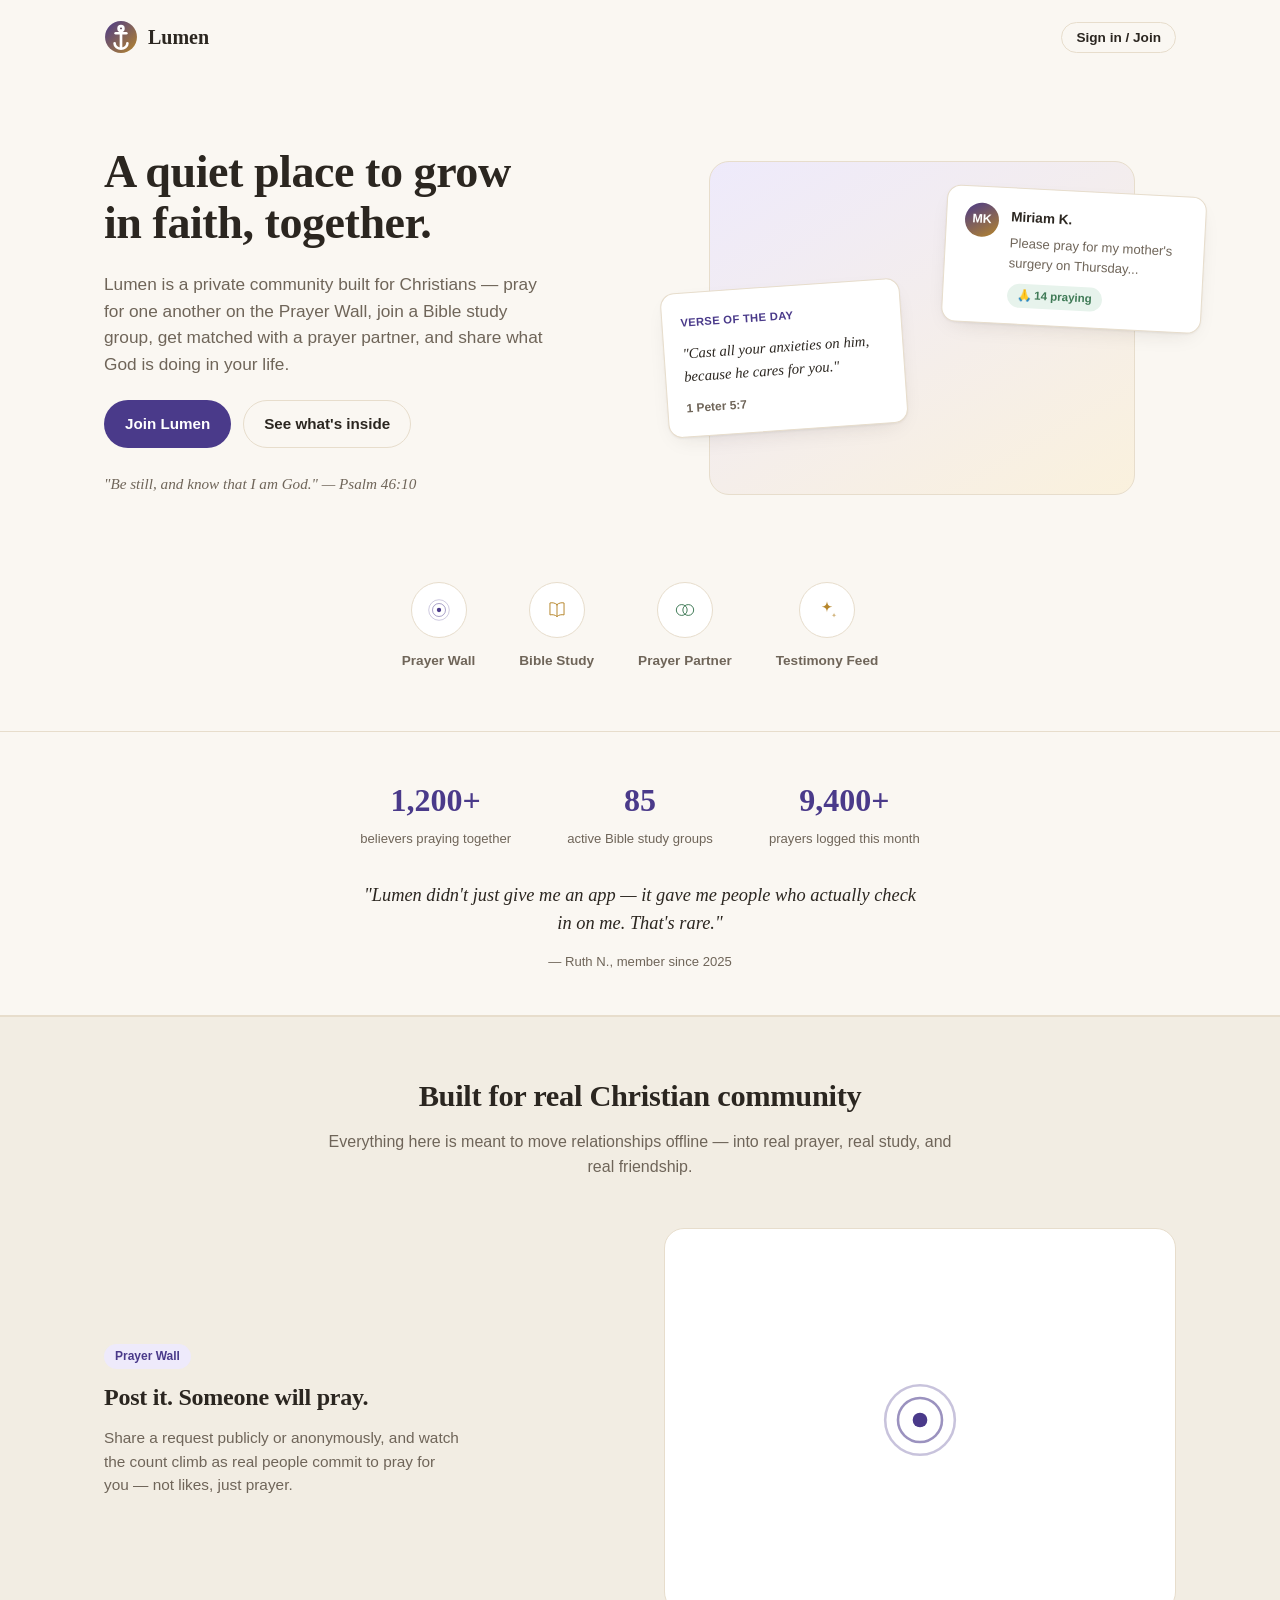
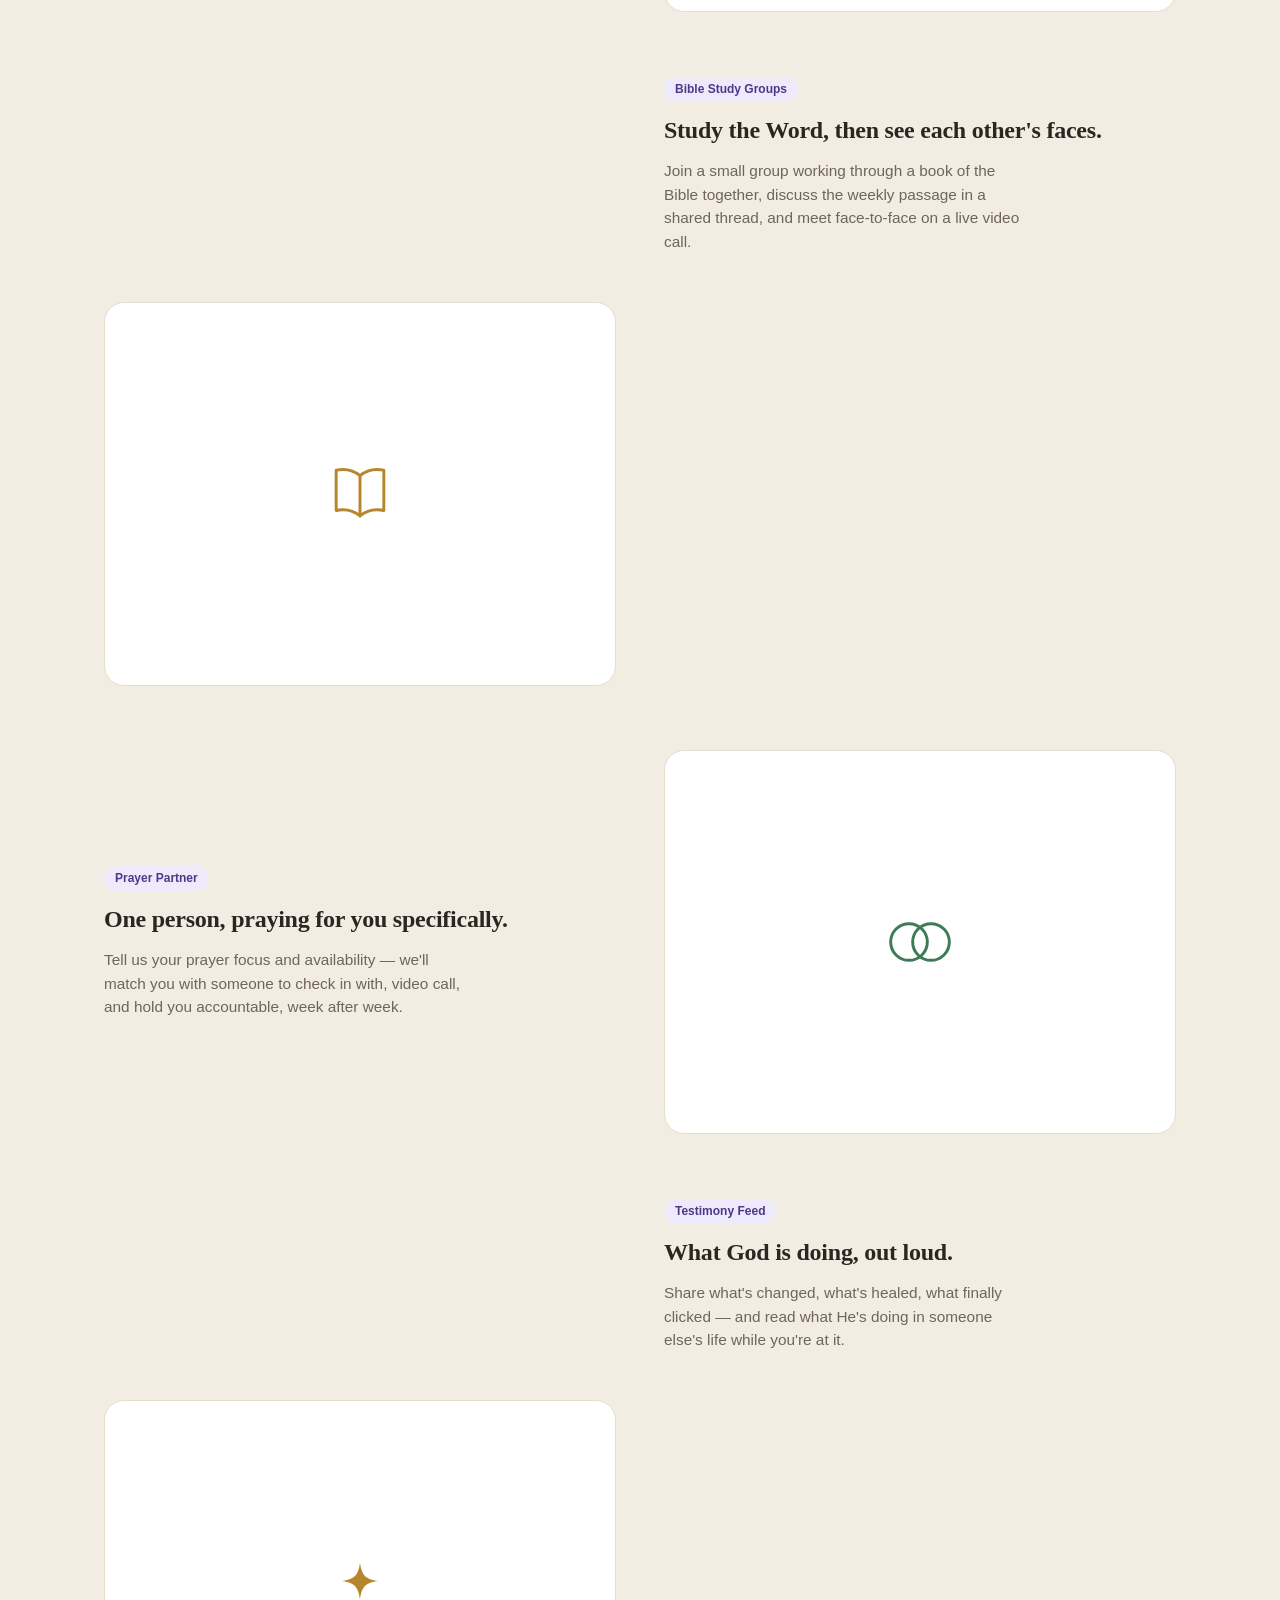
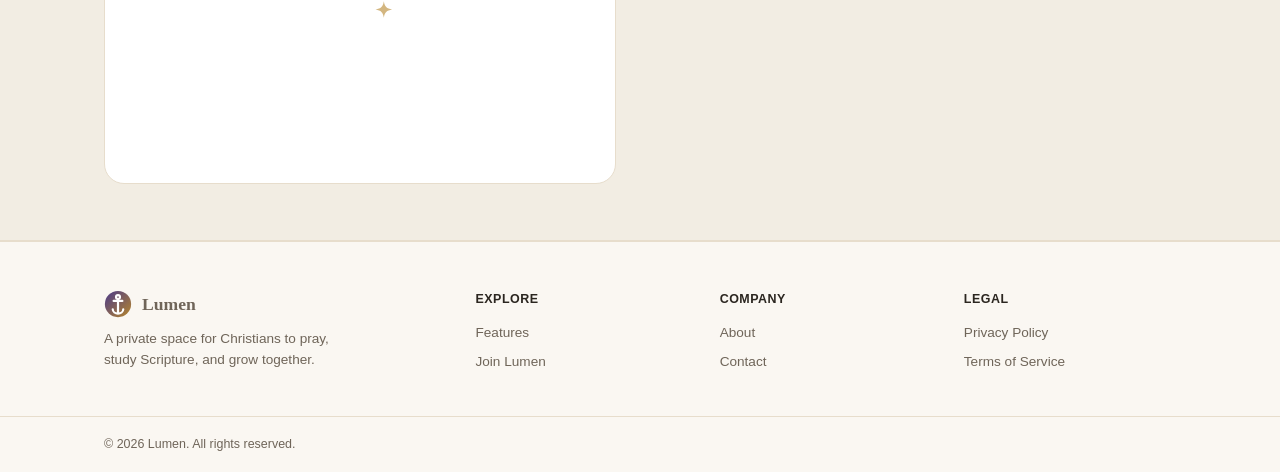
<file: index.html>
<!doctype html>
<html lang="en">
<head>
<meta charset="UTF-8" />
<meta name="viewport" content="width=device-width, initial-scale=1.0" />
<title>Lumen — A Community for Christians</title>
<meta name="description" content="A private community for Christians to pray together, study Scripture, find a prayer partner, and encourage one another." />
<meta name="theme-color" content="#4a3a8a" />
<meta property="og:type" content="website" />
<meta property="og:title" content="Lumen — A Community for Christians" />
<meta property="og:description" content="A private community for Christians to pray together, study Scripture, find a prayer partner, and encourage one another." />
<meta property="og:image" content="assets/img/og-image.svg" />
<meta name="twitter:card" content="summary_large_image" />
<meta name="twitter:title" content="Lumen — A Community for Christians" />
<meta name="twitter:description" content="A private community for Christians to pray together, study Scripture, find a prayer partner, and encourage one another." />
<meta name="twitter:image" content="assets/img/og-image.svg" />
<link rel="icon" type="image/svg+xml" href="assets/img/logo.svg" />
<link rel="stylesheet" href="assets/css/style.css" />
</head>
<body>

<div class="container">
  <div class="landing-nav">
    <div class="brand">
      <img class="brand-mark" src="assets/img/logo.svg" alt="Lumen logo" />
      Lumen
    </div>
    <div>
      <button class="btn btn-outline btn-sm" id="openGateBtn">Sign in / Join</button>
    </div>
  </div>

  <div class="hero-split">
    <div class="hero-content">
      <h1>A quiet place to grow in faith, together.</h1>
      <p class="lead">Lumen is a private community built for Christians — pray for one another on the Prayer Wall, join a Bible study group, get matched with a prayer partner, and share what God is doing in your life.</p>
      <div class="hero-actions">
        <button class="btn btn-primary" id="openGateBtnHero">Join Lumen</button>
        <a class="btn btn-outline" href="#features">See what's inside</a>
      </div>
      <p class="hero-verse" id="heroVerse"></p>
    </div>

    <div class="hero-visual" aria-hidden="true">
      <div class="hero-visual-blob"></div>
      <div class="hero-mock-card hero-mock-verse">
        <span class="hero-mock-tag">Verse of the day</span>
        <p>"Cast all your anxieties on him, because he cares for you."</p>
        <span class="hero-mock-ref">1 Peter 5:7</span>
      </div>
      <div class="hero-mock-card hero-mock-prayer">
        <div class="hero-mock-avatar">MK</div>
        <div>
          <strong>Miriam K.</strong>
          <p>Please pray for my mother's surgery on Thursday...</p>
          <span class="hero-mock-pill">🙏 14 praying</span>
        </div>
      </div>
    </div>
  </div>

  <div class="pillars-row">
    <div class="pillar">
      <div class="pillar-icon icon-primary">
        <svg viewBox="0 0 48 48" fill="none" xmlns="http://www.w3.org/2000/svg">
          <circle cx="24" cy="24" r="4" fill="currentColor"/>
          <circle cx="24" cy="24" r="12" stroke="currentColor" stroke-width="1.6" opacity="0.55"/>
          <circle cx="24" cy="24" r="19" stroke="currentColor" stroke-width="1.6" opacity="0.3"/>
        </svg>
      </div>
      <h4>Prayer Wall</h4>
    </div>
    <div class="pillar">
      <div class="pillar-icon icon-accent">
        <svg viewBox="0 0 48 48" fill="none" xmlns="http://www.w3.org/2000/svg">
          <path d="M24 14c-3.5-3-8-4-13-3v22c5-1 9.5 0 13 3 3.5-3 8-4 13-3V11c-5-1-9.5 0-13 3z" stroke="currentColor" stroke-width="1.8" stroke-linejoin="round" stroke-linecap="round"/>
          <path d="M24 14v22" stroke="currentColor" stroke-width="1.8" stroke-linecap="round"/>
        </svg>
      </div>
      <h4>Bible Study</h4>
    </div>
    <div class="pillar">
      <div class="pillar-icon icon-good">
        <svg viewBox="0 0 48 48" fill="none" xmlns="http://www.w3.org/2000/svg">
          <circle cx="18" cy="24" r="10" stroke="currentColor" stroke-width="1.8"/>
          <circle cx="30" cy="24" r="10" stroke="currentColor" stroke-width="1.8"/>
        </svg>
      </div>
      <h4>Prayer Partner</h4>
    </div>
    <div class="pillar">
      <div class="pillar-icon icon-accent">
        <svg viewBox="0 0 48 48" fill="none" xmlns="http://www.w3.org/2000/svg">
          <path d="M24 8c1 7 3 9 10 10-7 1-9 3-10 10-1-7-3-9-10-10 7-1 9-3 10-10z" fill="currentColor"/>
          <path d="M37 29c0.5 3 1.5 4 4.5 4.5-3 0.5-4 1.5-4.5 4.5-0.5-3-1.5-4-4.5-4.5 3-0.5 4-1.5 4.5-4.5z" fill="currentColor" opacity="0.6"/>
        </svg>
      </div>
      <h4>Testimony Feed</h4>
    </div>
  </div>
</div>

<div class="social-proof">
  <div class="container">
    <div class="proof-stats">
      <div class="proof-stat">
        <strong>1,200+</strong>
        <span>believers praying together</span>
      </div>
      <div class="proof-stat">
        <strong>85</strong>
        <span>active Bible study groups</span>
      </div>
      <div class="proof-stat">
        <strong>9,400+</strong>
        <span>prayers logged this month</span>
      </div>
    </div>
    <blockquote class="proof-quote">
      "Lumen didn't just give me an app — it gave me people who actually check in on me. That's rare."
      <cite>— Ruth N., member since 2025</cite>
    </blockquote>
  </div>
</div>

<div class="section" id="features" style="background:var(--bg-soft); border-top:1px solid var(--border); border-bottom:1px solid var(--border);">
  <div class="container">
    <div class="section-head">
      <h2>Built for real Christian community</h2>
      <p>Everything here is meant to move relationships offline — into real prayer, real study, and real friendship.</p>
    </div>

    <div class="story-section">
      <div class="story-row">
        <div class="story-text">
          <span class="tag">Prayer Wall</span>
          <h3>Post it. Someone will pray.</h3>
          <p>Share a request publicly or anonymously, and watch the count climb as real people commit to pray for you — not likes, just prayer.</p>
        </div>
        <div class="story-visual icon-primary">
          <svg viewBox="0 0 48 48" fill="none" xmlns="http://www.w3.org/2000/svg">
            <circle cx="24" cy="24" r="4" fill="currentColor"/>
            <circle cx="24" cy="24" r="12" stroke="currentColor" stroke-width="1.4" opacity="0.55"/>
            <circle cx="24" cy="24" r="19" stroke="currentColor" stroke-width="1.4" opacity="0.3"/>
          </svg>
        </div>
      </div>

      <div class="story-row flip">
        <div class="story-text">
          <span class="tag">Bible Study Groups</span>
          <h3>Study the Word, then see each other's faces.</h3>
          <p>Join a small group working through a book of the Bible together, discuss the weekly passage in a shared thread, and meet face-to-face on a live video call.</p>
        </div>
        <div class="story-visual icon-accent">
          <svg viewBox="0 0 48 48" fill="none" xmlns="http://www.w3.org/2000/svg">
            <path d="M24 14c-3.5-3-8-4-13-3v22c5-1 9.5 0 13 3 3.5-3 8-4 13-3V11c-5-1-9.5 0-13 3z" stroke="currentColor" stroke-width="1.6" stroke-linejoin="round" stroke-linecap="round"/>
            <path d="M24 14v22" stroke="currentColor" stroke-width="1.6" stroke-linecap="round"/>
          </svg>
        </div>
      </div>

      <div class="story-row">
        <div class="story-text">
          <span class="tag">Prayer Partner</span>
          <h3>One person, praying for you specifically.</h3>
          <p>Tell us your prayer focus and availability — we'll match you with someone to check in with, video call, and hold you accountable, week after week.</p>
        </div>
        <div class="story-visual icon-good">
          <svg viewBox="0 0 48 48" fill="none" xmlns="http://www.w3.org/2000/svg">
            <circle cx="18" cy="24" r="10" stroke="currentColor" stroke-width="1.6"/>
            <circle cx="30" cy="24" r="10" stroke="currentColor" stroke-width="1.6"/>
          </svg>
        </div>
      </div>

      <div class="story-row flip">
        <div class="story-text">
          <span class="tag">Testimony Feed</span>
          <h3>What God is doing, out loud.</h3>
          <p>Share what's changed, what's healed, what finally clicked — and read what He's doing in someone else's life while you're at it.</p>
        </div>
        <div class="story-visual icon-accent">
          <svg viewBox="0 0 48 48" fill="none" xmlns="http://www.w3.org/2000/svg">
            <path d="M24 8c1 7 3 9 10 10-7 1-9 3-10 10-1-7-3-9-10-10 7-1 9-3 10-10z" fill="currentColor"/>
            <path d="M37 29c0.5 3 1.5 4 4.5 4.5-3 0.5-4 1.5-4.5 4.5-0.5-3-1.5-4-4.5-4.5 3-0.5 4-1.5 4.5-4.5z" fill="currentColor" opacity="0.6"/>
          </svg>
        </div>
      </div>
    </div>
  </div>
</div>

<footer class="site-footer">
  <div class="container footer-grid">
    <div class="footer-brand">
      <div class="brand" style="font-size:1.1rem;">
        <img class="brand-mark" style="width:28px;height:28px;" src="assets/img/logo.svg" alt="Lumen logo" />
        Lumen
      </div>
      <p>A private space for Christians to pray, study Scripture, and grow together.</p>
    </div>
    <div class="footer-col">
      <h5>Explore</h5>
      <a href="#features">Features</a>
      <a href="#" id="footerJoinLink">Join Lumen</a>
    </div>
    <div class="footer-col">
      <h5>Company</h5>
      <a href="#">About</a>
      <a href="#">Contact</a>
    </div>
    <div class="footer-col">
      <h5>Legal</h5>
      <a href="privacy.html">Privacy Policy</a>
      <a href="terms.html">Terms of Service</a>
    </div>
  </div>
  <div class="footer-bottom">
    <div class="container">&copy; 2026 Lumen. All rights reserved.</div>
  </div>
</footer>

<!-- Gate modal -->
<div class="modal-backdrop" id="gateBackdrop" style="display:none;">
  <div class="modal">
    <h2>Welcome to Lumen</h2>
    <p class="modal-sub">This community is reserved for Christians. Please share your name and affirm the statement below to continue.</p>

    <div class="field">
      <label for="nameInput">Your name</label>
      <input type="text" id="nameInput" placeholder="e.g. Josh P." maxlength="40" />
    </div>

    <label style="margin-bottom:8px;">Statement of Faith</label>
    <div class="statement-box">
      <p>I believe in one God, eternally existing in three persons — Father, Son, and Holy Spirit.</p>
      <p>I believe the Bible is God's inspired word and the trustworthy guide for faith and life.</p>
      <p>I believe Jesus Christ is fully God and fully man, that He died for our sins and rose bodily from the dead, and that salvation is by grace through faith in Him alone.</p>
      <p>By joining, you're affirming that this reflects your own Christian faith, and agreeing to treat this community with honesty, kindness, and respect.</p>
    </div>

    <div class="checkbox-row" style="margin-bottom:14px;">
      <input type="checkbox" id="affirmCheck" />
      <label for="affirmCheck" style="font-weight:400; color:var(--text); margin:0;">I affirm this statement of faith and agree to the community guidelines.</label>
    </div>
    <p class="consent-text">By joining, you agree to Lumen's <a href="terms.html" target="_blank" rel="noopener">Terms of Service</a> and <a href="privacy.html" target="_blank" rel="noopener">Privacy Policy</a>.</p>
    <p class="error-text" id="gateError">Please enter your name and affirm the statement above to continue.</p>

    <div style="display:flex; gap:10px;">
      <button class="btn btn-outline" id="cancelGateBtn">Cancel</button>
      <button class="btn btn-primary btn-block" id="enterBtn">Enter Lumen</button>
    </div>
  </div>
</div>

<script src="assets/js/data.js"></script>
<script src="assets/js/gate.js"></script>
</body>
</html>
</file>
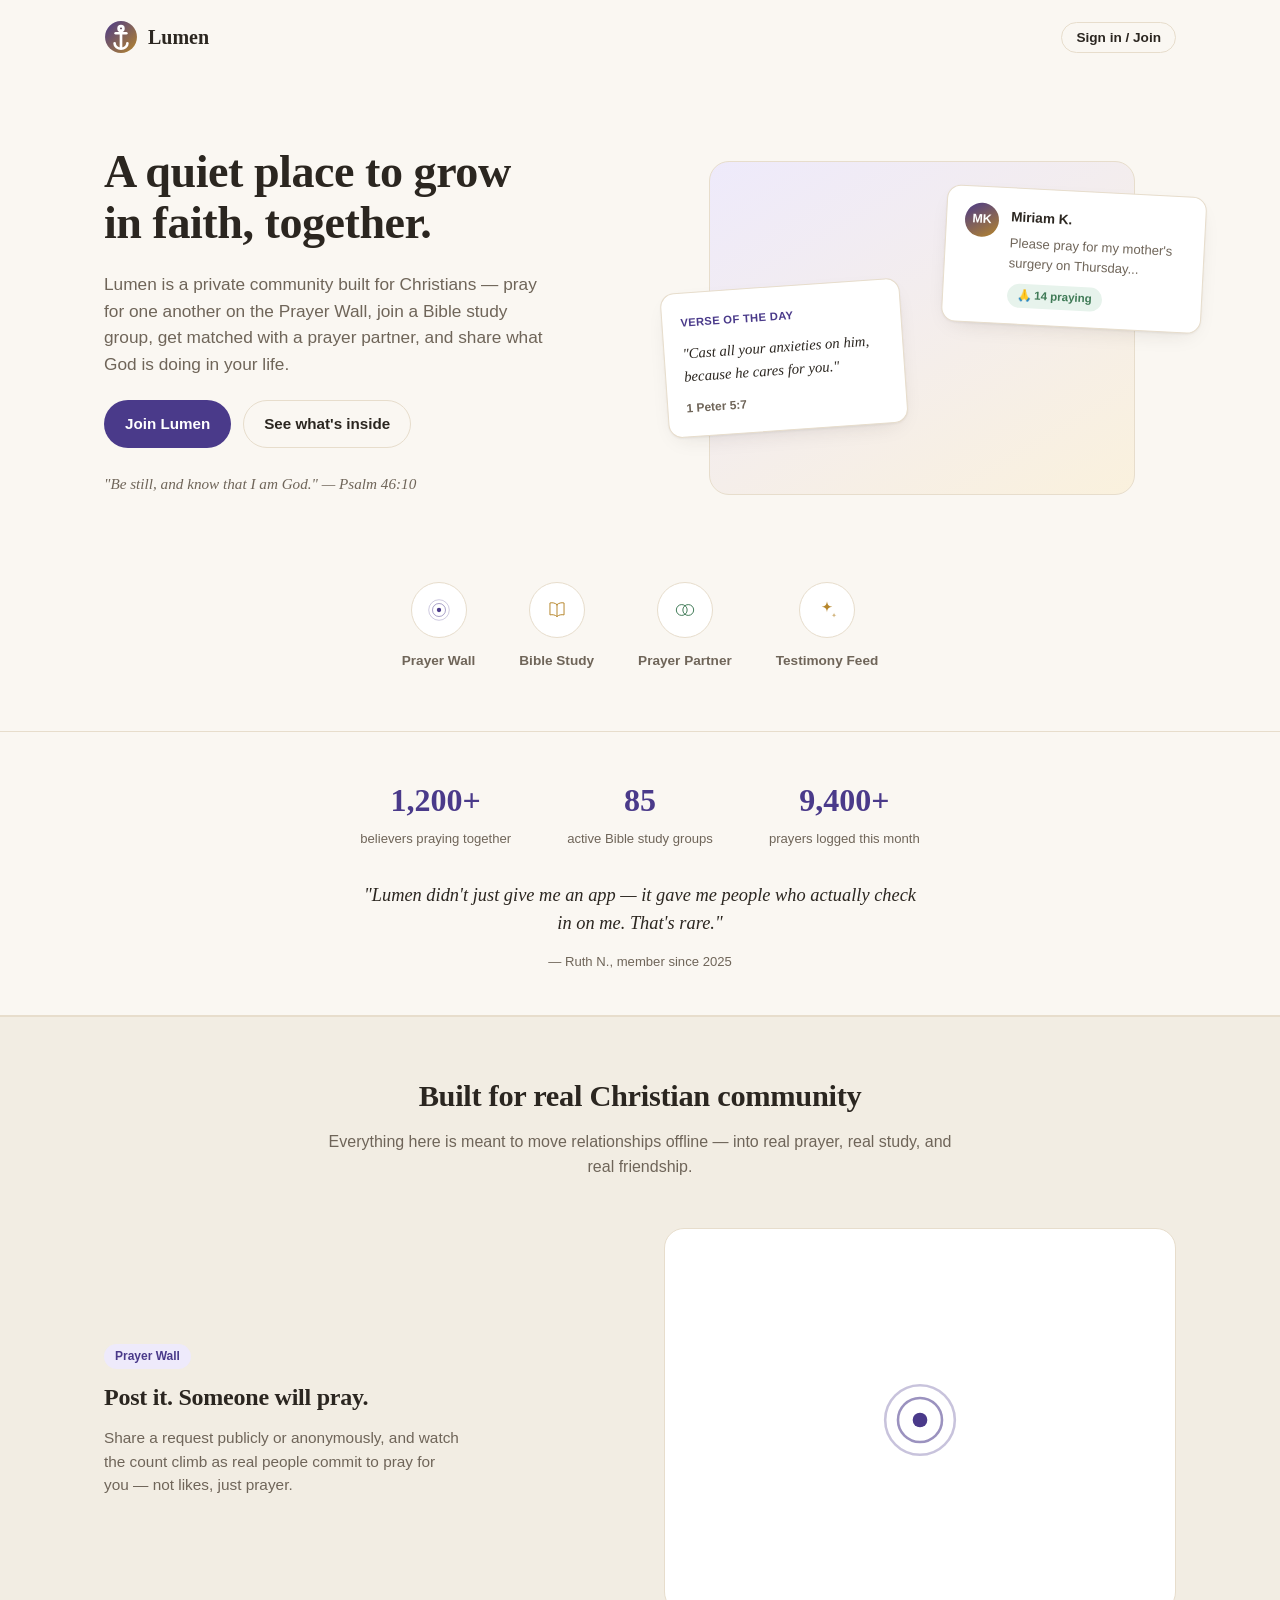
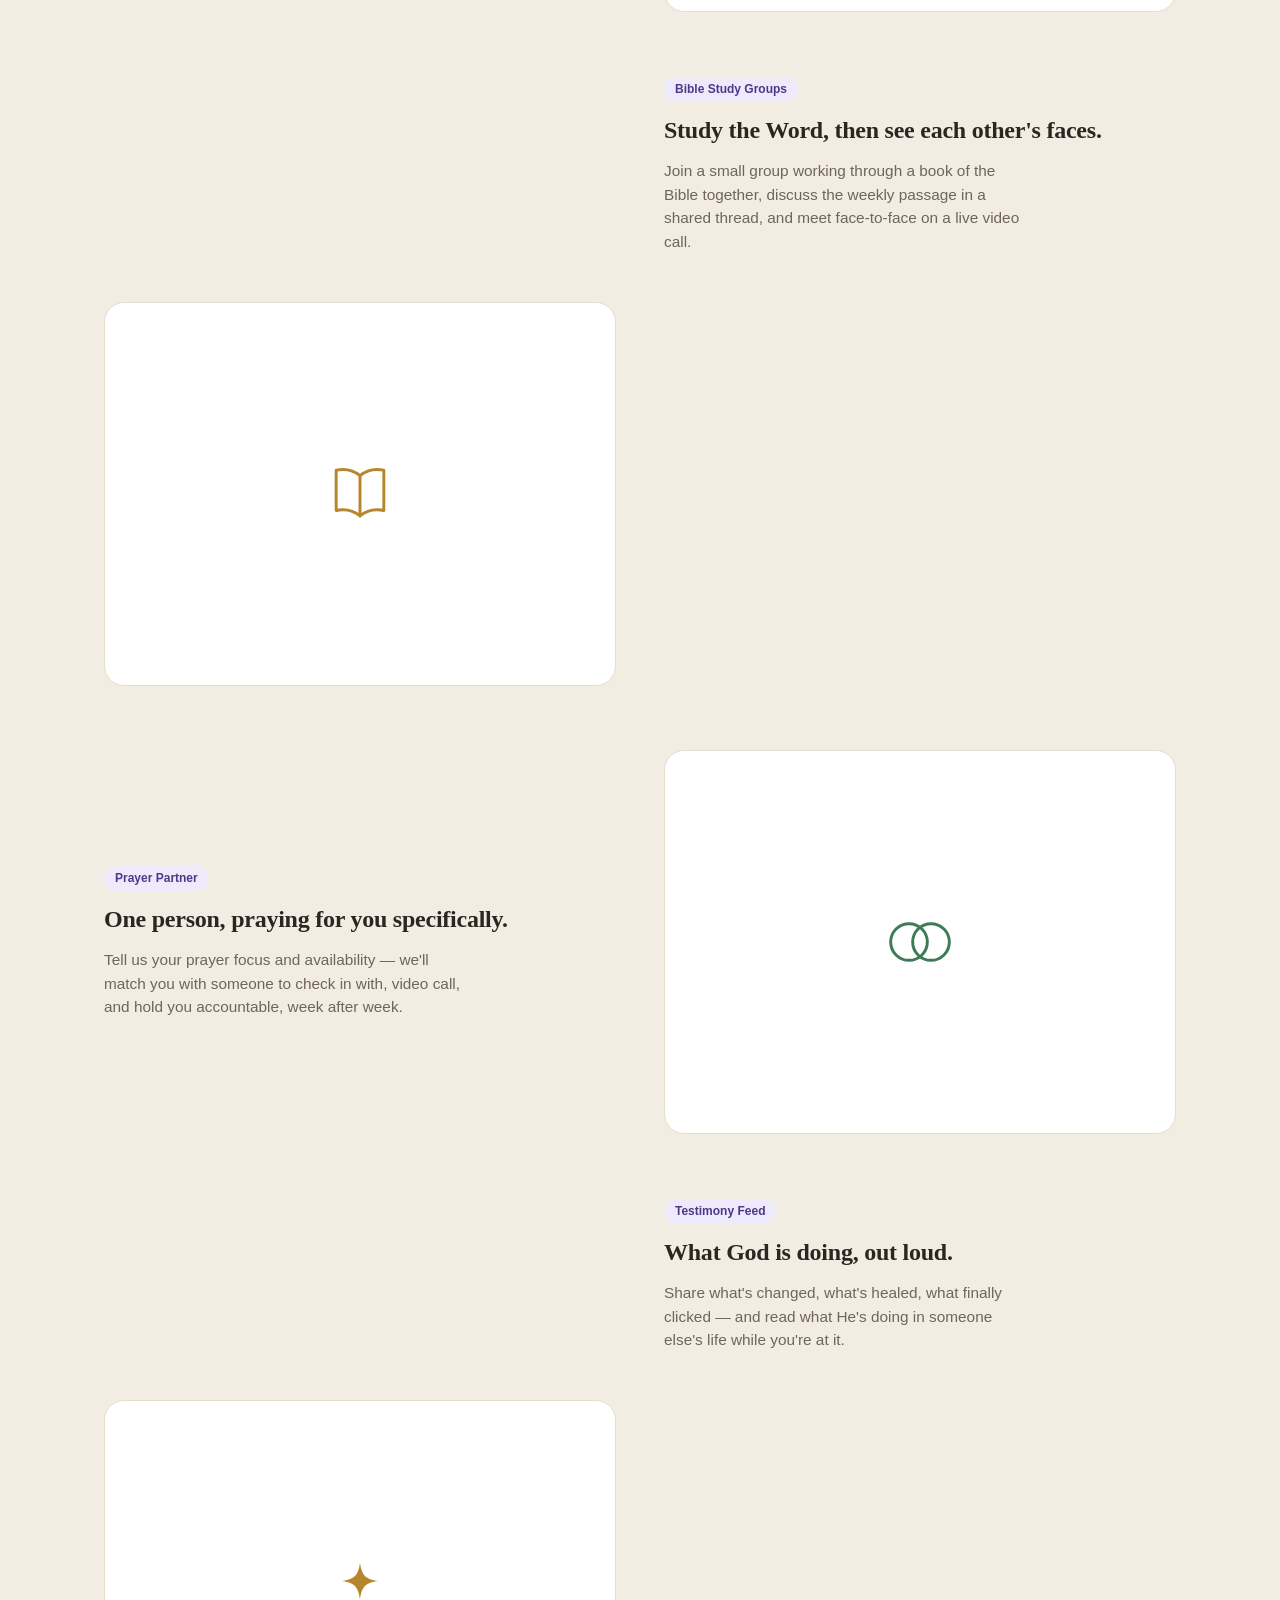
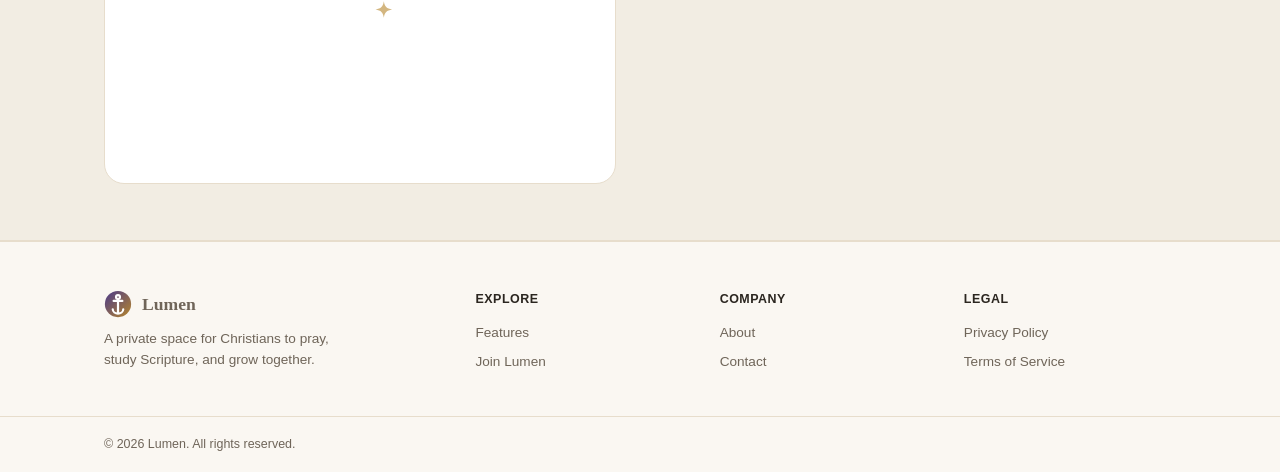
<file: app.html>
<!doctype html>
<html lang="en">
<head>
<meta charset="UTF-8" />
<meta name="viewport" content="width=device-width, initial-scale=1.0" />
<title>Lumen</title>
<link rel="icon" type="image/svg+xml" href="assets/img/logo.svg" />
<link rel="stylesheet" href="assets/css/style.css" />
</head>
<body>

<div class="app-shell">
  <aside class="sidebar">
    <div class="sidebar-header">
      <div class="brand" style="font-size:1.05rem;">
        <img class="brand-mark" style="width:28px;height:28px;" src="assets/img/logo.svg" alt="Lumen logo" />
        Lumen
      </div>
    </div>
    <nav class="sidebar-nav" id="sidebarNav">
      <button class="nav-link" data-route="wall"><span class="nav-icon">🙏</span> Prayer Wall</button>
      <button class="nav-link" data-route="groups"><span class="nav-icon">📖</span> Bible Study Groups</button>
      <button class="nav-link" data-route="partner"><span class="nav-icon">🤝</span> Prayer Partner</button>
      <button class="nav-link" data-route="feed"><span class="nav-icon">✨</span> Testimony Feed</button>
    </nav>
    <div class="sidebar-footer">
      <div class="profile-chip">
        <div class="avatar" id="profileAvatar">?</div>
        <div>
          <div class="name" id="profileName">—</div>
          <div class="sub">Member</div>
        </div>
      </div>
      <button class="btn btn-ghost btn-sm" id="signOutBtn" style="padding-left:0;">Sign out</button>
    </div>
  </aside>

  <div class="sidebar-backdrop" id="sidebarBackdrop"></div>

  <div class="main">
    <div class="topbar">
      <div style="display:flex; align-items:center; gap:12px; min-width:0;">
        <button class="menu-toggle" id="menuToggleBtn" aria-label="Toggle menu">☰</button>
        <h1 id="topbarTitle">Prayer Wall</h1>
      </div>
      <div class="verse-widget" id="verseWidget"></div>
    </div>
    <div id="viewRoot"></div>
  </div>
</div>

<script src="assets/js/data.js"></script>
<script src="assets/js/app.js"></script>
</body>
</html>
</file>
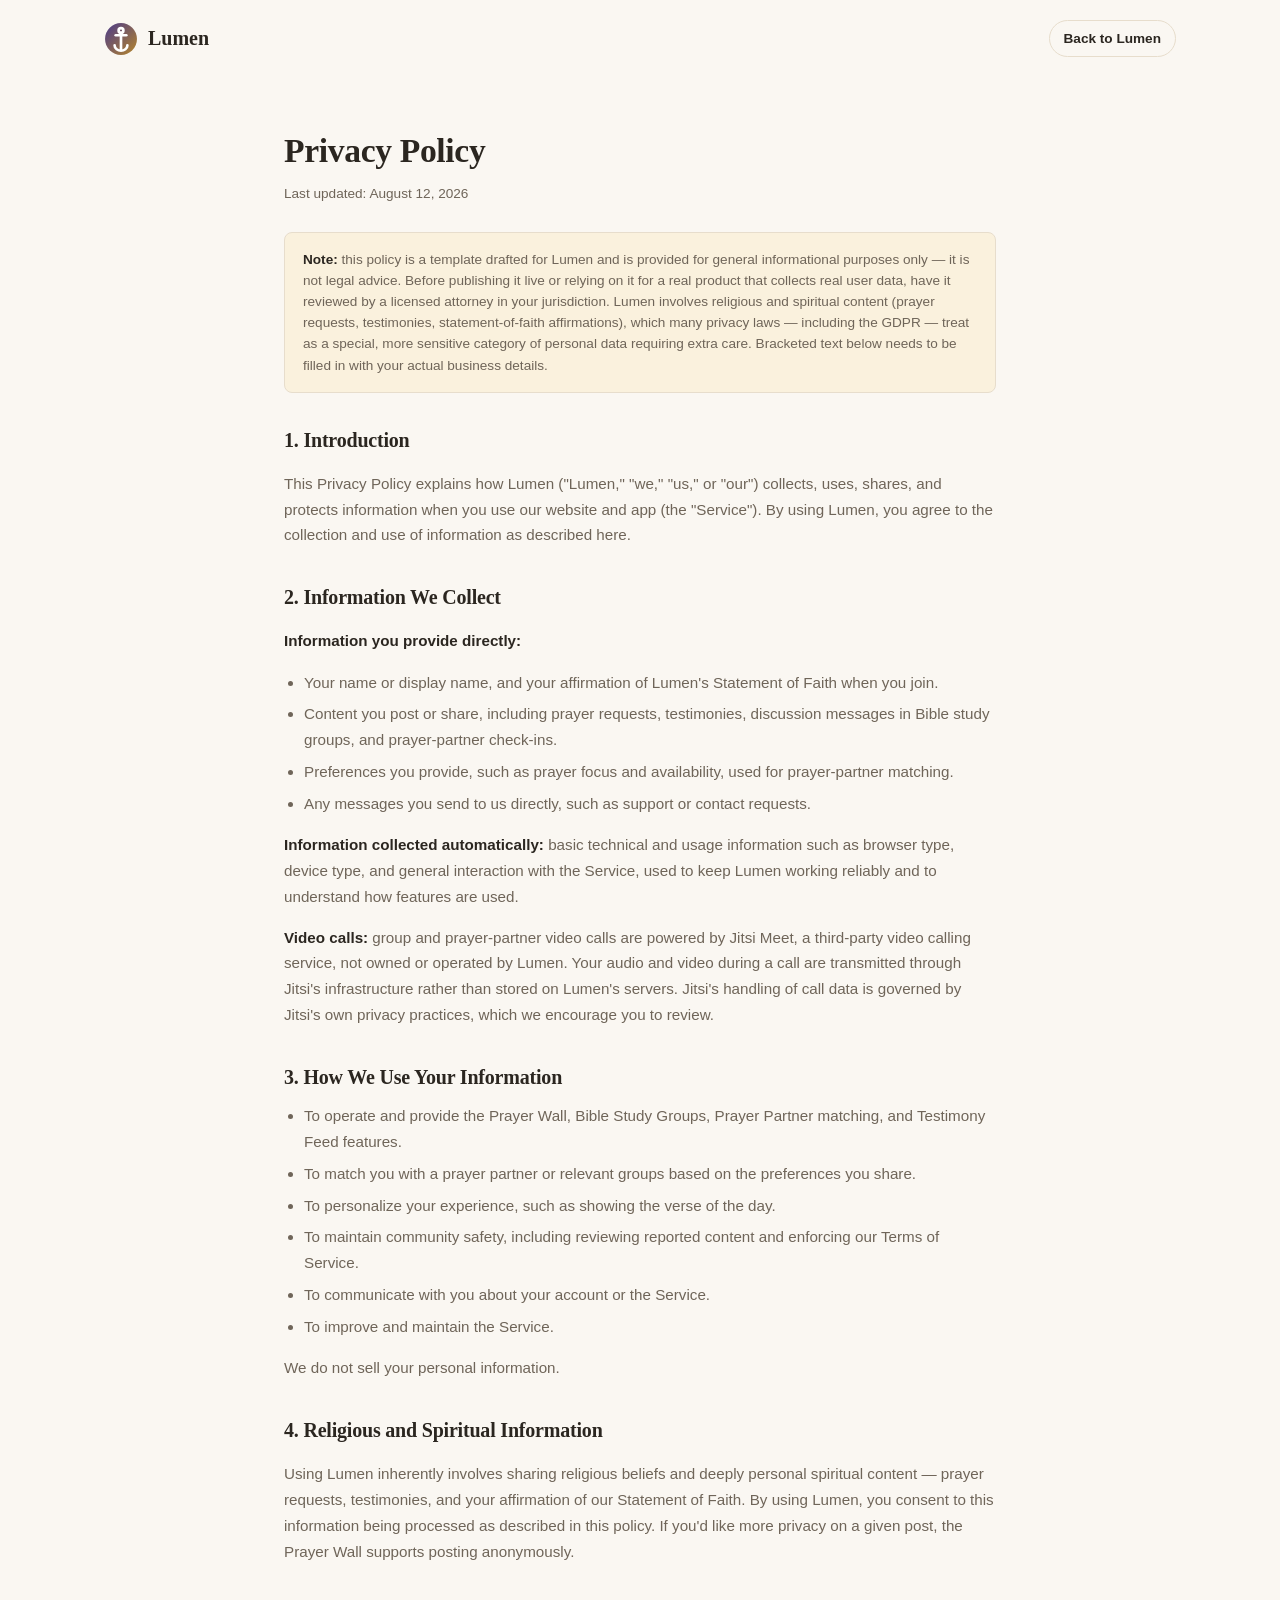
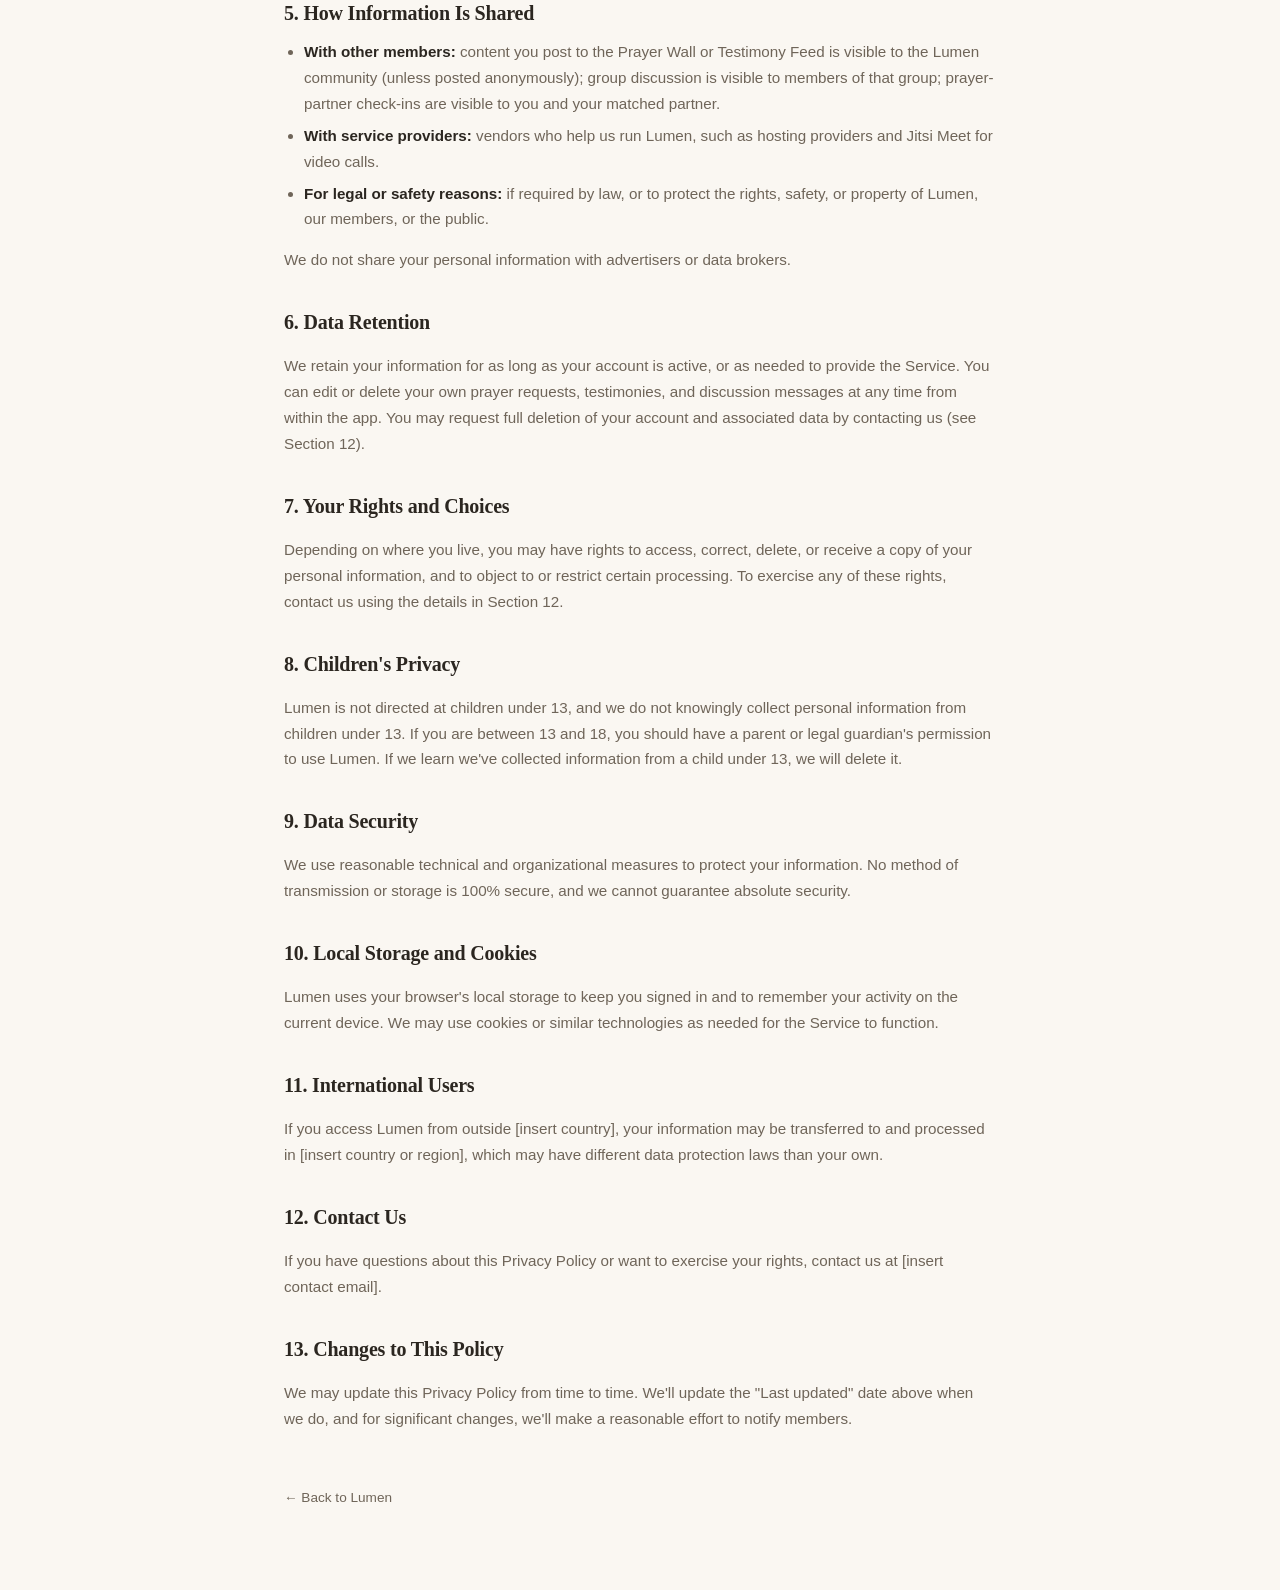
<file: privacy.html>
<!doctype html>
<html lang="en">
<head>
<meta charset="UTF-8" />
<meta name="viewport" content="width=device-width, initial-scale=1.0" />
<title>Privacy Policy — Lumen</title>
<meta name="description" content="How Lumen collects, uses, and protects your information." />
<meta name="theme-color" content="#4a3a8a" />
<link rel="icon" type="image/svg+xml" href="assets/img/logo.svg" />
<link rel="stylesheet" href="assets/css/style.css" />
</head>
<body>

<div class="container">
  <div class="landing-nav">
    <a class="brand" href="index.html" style="text-decoration:none;">
      <img class="brand-mark" src="assets/img/logo.svg" alt="Lumen logo" />
      Lumen
    </a>
    <div>
      <a class="btn btn-outline btn-sm" href="index.html">Back to Lumen</a>
    </div>
  </div>
</div>

<div class="legal-container">
  <h1>Privacy Policy</h1>
  <p class="legal-meta">Last updated: August 12, 2026</p>

  <div class="legal-notice">
    <strong>Note:</strong> this policy is a template drafted for Lumen and is provided for general informational purposes only — it is not legal advice. Before publishing it live or relying on it for a real product that collects real user data, have it reviewed by a licensed attorney in your jurisdiction. Lumen involves religious and spiritual content (prayer requests, testimonies, statement-of-faith affirmations), which many privacy laws — including the GDPR — treat as a special, more sensitive category of personal data requiring extra care. Bracketed text below needs to be filled in with your actual business details.
  </div>

  <div class="legal-body">
    <h2>1. Introduction</h2>
    <p>This Privacy Policy explains how Lumen ("Lumen," "we," "us," or "our") collects, uses, shares, and protects information when you use our website and app (the "Service"). By using Lumen, you agree to the collection and use of information as described here.</p>

    <h2>2. Information We Collect</h2>
    <p><strong>Information you provide directly:</strong></p>
    <ul>
      <li>Your name or display name, and your affirmation of Lumen's Statement of Faith when you join.</li>
      <li>Content you post or share, including prayer requests, testimonies, discussion messages in Bible study groups, and prayer-partner check-ins.</li>
      <li>Preferences you provide, such as prayer focus and availability, used for prayer-partner matching.</li>
      <li>Any messages you send to us directly, such as support or contact requests.</li>
    </ul>
    <p><strong>Information collected automatically:</strong> basic technical and usage information such as browser type, device type, and general interaction with the Service, used to keep Lumen working reliably and to understand how features are used.</p>
    <p><strong>Video calls:</strong> group and prayer-partner video calls are powered by Jitsi Meet, a third-party video calling service, not owned or operated by Lumen. Your audio and video during a call are transmitted through Jitsi's infrastructure rather than stored on Lumen's servers. Jitsi's handling of call data is governed by Jitsi's own privacy practices, which we encourage you to review.</p>

    <h2>3. How We Use Your Information</h2>
    <ul>
      <li>To operate and provide the Prayer Wall, Bible Study Groups, Prayer Partner matching, and Testimony Feed features.</li>
      <li>To match you with a prayer partner or relevant groups based on the preferences you share.</li>
      <li>To personalize your experience, such as showing the verse of the day.</li>
      <li>To maintain community safety, including reviewing reported content and enforcing our Terms of Service.</li>
      <li>To communicate with you about your account or the Service.</li>
      <li>To improve and maintain the Service.</li>
    </ul>
    <p>We do not sell your personal information.</p>

    <h2>4. Religious and Spiritual Information</h2>
    <p>Using Lumen inherently involves sharing religious beliefs and deeply personal spiritual content — prayer requests, testimonies, and your affirmation of our Statement of Faith. By using Lumen, you consent to this information being processed as described in this policy. If you'd like more privacy on a given post, the Prayer Wall supports posting anonymously.</p>

    <h2>5. How Information Is Shared</h2>
    <ul>
      <li><strong>With other members:</strong> content you post to the Prayer Wall or Testimony Feed is visible to the Lumen community (unless posted anonymously); group discussion is visible to members of that group; prayer-partner check-ins are visible to you and your matched partner.</li>
      <li><strong>With service providers:</strong> vendors who help us run Lumen, such as hosting providers and Jitsi Meet for video calls.</li>
      <li><strong>For legal or safety reasons:</strong> if required by law, or to protect the rights, safety, or property of Lumen, our members, or the public.</li>
    </ul>
    <p>We do not share your personal information with advertisers or data brokers.</p>

    <h2>6. Data Retention</h2>
    <p>We retain your information for as long as your account is active, or as needed to provide the Service. You can edit or delete your own prayer requests, testimonies, and discussion messages at any time from within the app. You may request full deletion of your account and associated data by contacting us (see Section 12).</p>

    <h2>7. Your Rights and Choices</h2>
    <p>Depending on where you live, you may have rights to access, correct, delete, or receive a copy of your personal information, and to object to or restrict certain processing. To exercise any of these rights, contact us using the details in Section 12.</p>

    <h2>8. Children's Privacy</h2>
    <p>Lumen is not directed at children under 13, and we do not knowingly collect personal information from children under 13. If you are between 13 and 18, you should have a parent or legal guardian's permission to use Lumen. If we learn we've collected information from a child under 13, we will delete it.</p>

    <h2>9. Data Security</h2>
    <p>We use reasonable technical and organizational measures to protect your information. No method of transmission or storage is 100% secure, and we cannot guarantee absolute security.</p>

    <h2>10. Local Storage and Cookies</h2>
    <p>Lumen uses your browser's local storage to keep you signed in and to remember your activity on the current device. We may use cookies or similar technologies as needed for the Service to function.</p>

    <h2>11. International Users</h2>
    <p>If you access Lumen from outside [insert country], your information may be transferred to and processed in [insert country or region], which may have different data protection laws than your own.</p>

    <h2>12. Contact Us</h2>
    <p>If you have questions about this Privacy Policy or want to exercise your rights, contact us at [insert contact email].</p>

    <h2>13. Changes to This Policy</h2>
    <p>We may update this Privacy Policy from time to time. We'll update the "Last updated" date above when we do, and for significant changes, we'll make a reasonable effort to notify members.</p>
  </div>

  <a class="legal-back" href="index.html">← Back to Lumen</a>
</div>

</body>
</html>
</file>
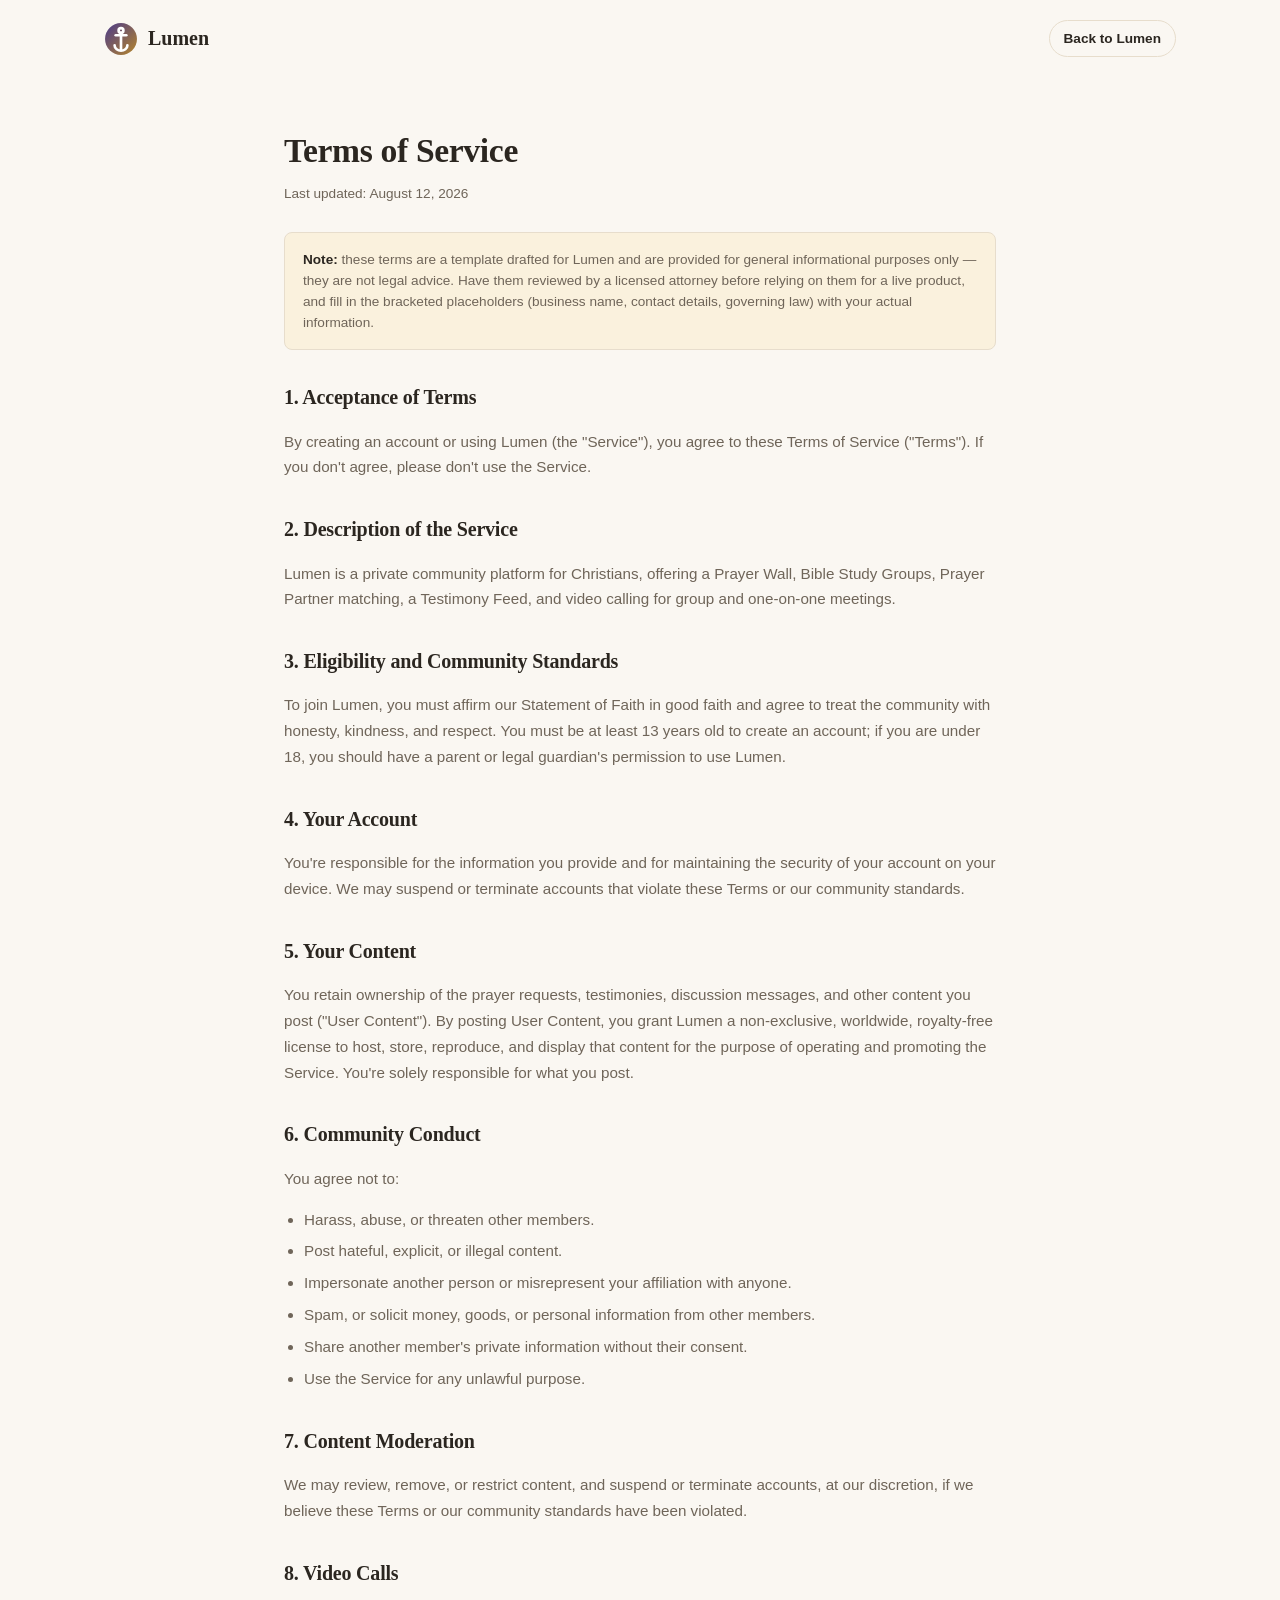
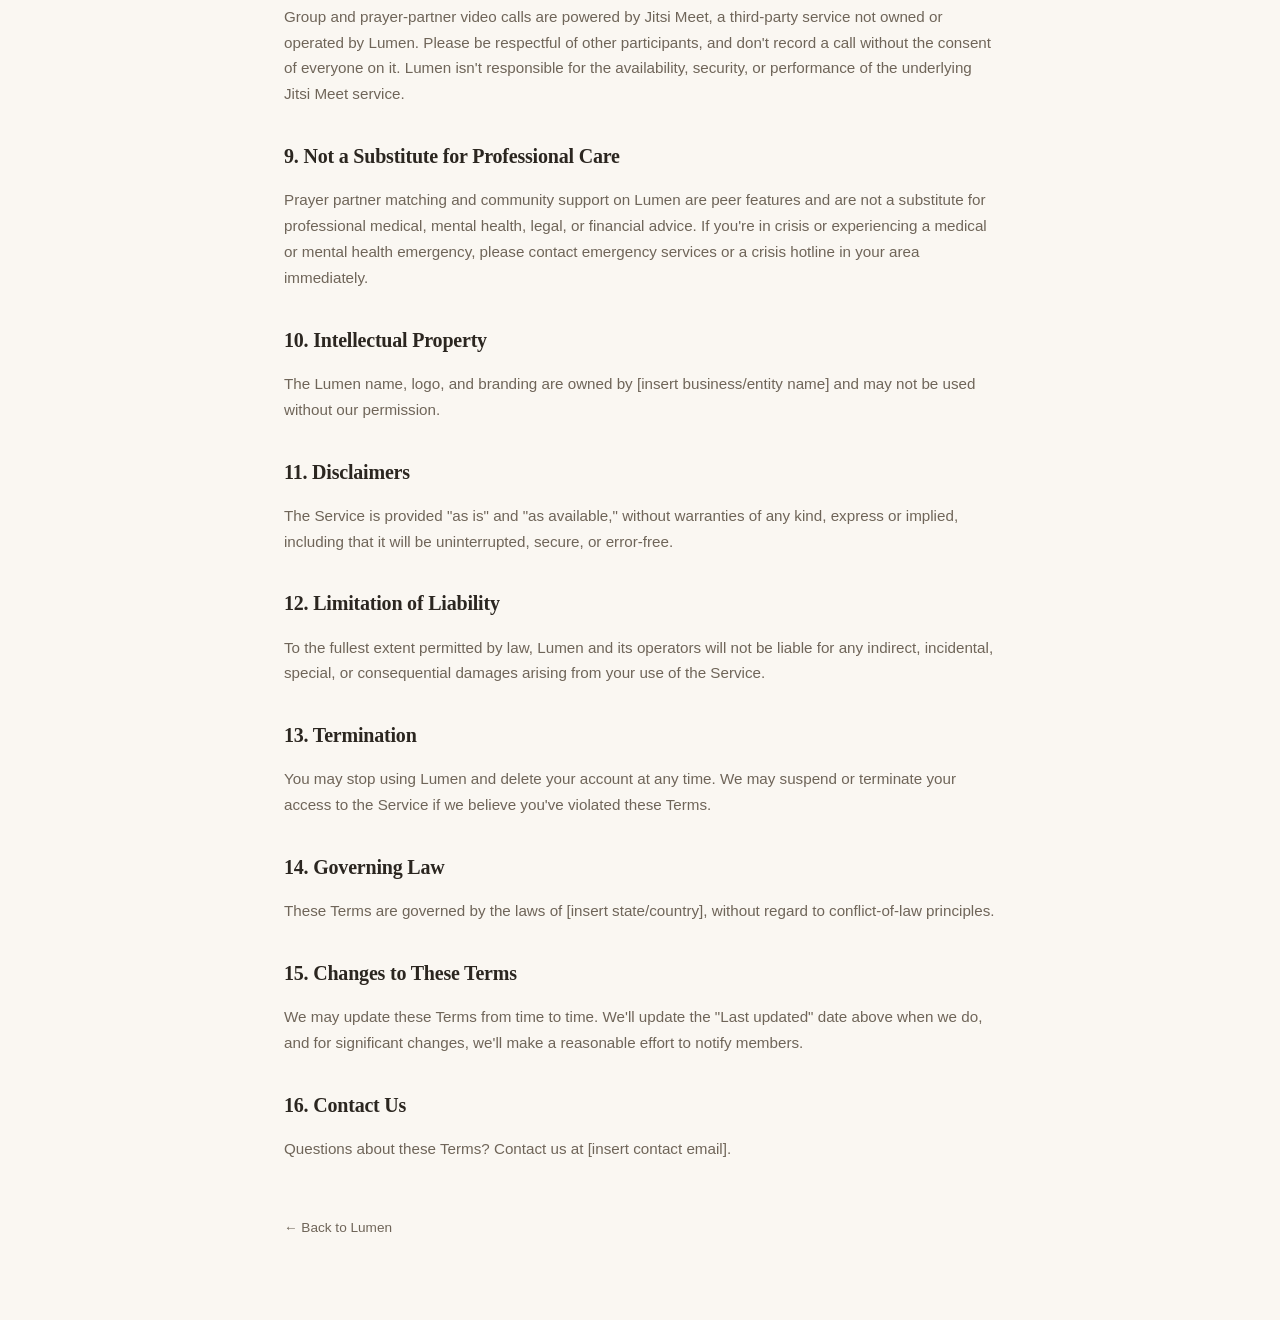
<file: terms.html>
<!doctype html>
<html lang="en">
<head>
<meta charset="UTF-8" />
<meta name="viewport" content="width=device-width, initial-scale=1.0" />
<title>Terms of Service — Lumen</title>
<meta name="description" content="The terms that govern your use of Lumen." />
<meta name="theme-color" content="#4a3a8a" />
<link rel="icon" type="image/svg+xml" href="assets/img/logo.svg" />
<link rel="stylesheet" href="assets/css/style.css" />
</head>
<body>

<div class="container">
  <div class="landing-nav">
    <a class="brand" href="index.html" style="text-decoration:none;">
      <img class="brand-mark" src="assets/img/logo.svg" alt="Lumen logo" />
      Lumen
    </a>
    <div>
      <a class="btn btn-outline btn-sm" href="index.html">Back to Lumen</a>
    </div>
  </div>
</div>

<div class="legal-container">
  <h1>Terms of Service</h1>
  <p class="legal-meta">Last updated: August 12, 2026</p>

  <div class="legal-notice">
    <strong>Note:</strong> these terms are a template drafted for Lumen and are provided for general informational purposes only — they are not legal advice. Have them reviewed by a licensed attorney before relying on them for a live product, and fill in the bracketed placeholders (business name, contact details, governing law) with your actual information.
  </div>

  <div class="legal-body">
    <h2>1. Acceptance of Terms</h2>
    <p>By creating an account or using Lumen (the "Service"), you agree to these Terms of Service ("Terms"). If you don't agree, please don't use the Service.</p>

    <h2>2. Description of the Service</h2>
    <p>Lumen is a private community platform for Christians, offering a Prayer Wall, Bible Study Groups, Prayer Partner matching, a Testimony Feed, and video calling for group and one-on-one meetings.</p>

    <h2>3. Eligibility and Community Standards</h2>
    <p>To join Lumen, you must affirm our Statement of Faith in good faith and agree to treat the community with honesty, kindness, and respect. You must be at least 13 years old to create an account; if you are under 18, you should have a parent or legal guardian's permission to use Lumen.</p>

    <h2>4. Your Account</h2>
    <p>You're responsible for the information you provide and for maintaining the security of your account on your device. We may suspend or terminate accounts that violate these Terms or our community standards.</p>

    <h2>5. Your Content</h2>
    <p>You retain ownership of the prayer requests, testimonies, discussion messages, and other content you post ("User Content"). By posting User Content, you grant Lumen a non-exclusive, worldwide, royalty-free license to host, store, reproduce, and display that content for the purpose of operating and promoting the Service. You're solely responsible for what you post.</p>

    <h2>6. Community Conduct</h2>
    <p>You agree not to:</p>
    <ul>
      <li>Harass, abuse, or threaten other members.</li>
      <li>Post hateful, explicit, or illegal content.</li>
      <li>Impersonate another person or misrepresent your affiliation with anyone.</li>
      <li>Spam, or solicit money, goods, or personal information from other members.</li>
      <li>Share another member's private information without their consent.</li>
      <li>Use the Service for any unlawful purpose.</li>
    </ul>

    <h2>7. Content Moderation</h2>
    <p>We may review, remove, or restrict content, and suspend or terminate accounts, at our discretion, if we believe these Terms or our community standards have been violated.</p>

    <h2>8. Video Calls</h2>
    <p>Group and prayer-partner video calls are powered by Jitsi Meet, a third-party service not owned or operated by Lumen. Please be respectful of other participants, and don't record a call without the consent of everyone on it. Lumen isn't responsible for the availability, security, or performance of the underlying Jitsi Meet service.</p>

    <h2>9. Not a Substitute for Professional Care</h2>
    <p>Prayer partner matching and community support on Lumen are peer features and are not a substitute for professional medical, mental health, legal, or financial advice. If you're in crisis or experiencing a medical or mental health emergency, please contact emergency services or a crisis hotline in your area immediately.</p>

    <h2>10. Intellectual Property</h2>
    <p>The Lumen name, logo, and branding are owned by [insert business/entity name] and may not be used without our permission.</p>

    <h2>11. Disclaimers</h2>
    <p>The Service is provided "as is" and "as available," without warranties of any kind, express or implied, including that it will be uninterrupted, secure, or error-free.</p>

    <h2>12. Limitation of Liability</h2>
    <p>To the fullest extent permitted by law, Lumen and its operators will not be liable for any indirect, incidental, special, or consequential damages arising from your use of the Service.</p>

    <h2>13. Termination</h2>
    <p>You may stop using Lumen and delete your account at any time. We may suspend or terminate your access to the Service if we believe you've violated these Terms.</p>

    <h2>14. Governing Law</h2>
    <p>These Terms are governed by the laws of [insert state/country], without regard to conflict-of-law principles.</p>

    <h2>15. Changes to These Terms</h2>
    <p>We may update these Terms from time to time. We'll update the "Last updated" date above when we do, and for significant changes, we'll make a reasonable effort to notify members.</p>

    <h2>16. Contact Us</h2>
    <p>Questions about these Terms? Contact us at [insert contact email].</p>
  </div>

  <a class="legal-back" href="index.html">← Back to Lumen</a>
</div>

</body>
</html>
</file>
<file: assets/css/style.css>
/* ===== Design tokens ===== */
:root {
  --bg: #faf7f2;
  --bg-elevated: #ffffff;
  --bg-soft: #f2ede3;
  --text: #2b2620;
  --text-muted: #6f6559;
  --border: #e7ddcc;
  --primary: #4a3a8a;
  --primary-dark: #382b6b;
  --primary-soft: #eeeafb;
  --accent: #b6862c;
  --accent-soft: #faf1dd;
  --good: #3f7a56;
  --good-soft: #e7f3ec;
  --radius-sm: 8px;
  --radius: 14px;
  --radius-lg: 20px;
  --shadow: 0 1px 2px rgba(43, 38, 32, 0.06), 0 8px 24px -12px rgba(43, 38, 32, 0.18);
  --shadow-sm: 0 1px 2px rgba(43, 38, 32, 0.08);
  --serif: "Iowan Old Style", "Palatino Linotype", Palatino, "URW Palladio L", Georgia, serif;
  --sans: -apple-system, BlinkMacSystemFont, "Segoe UI", Roboto, Helvetica, Arial, sans-serif;
}

* { box-sizing: border-box; }
html, body { height: 100%; }
body {
  margin: 0;
  background: var(--bg);
  color: var(--text);
  font-family: var(--sans);
  line-height: 1.55;
  -webkit-font-smoothing: antialiased;
}
h1, h2, h3, .serif { font-family: var(--serif); font-weight: 600; letter-spacing: -0.01em; }
a { color: inherit; }
button { font-family: inherit; }
img { max-width: 100%; display: block; }

.container {
  max-width: 1120px;
  margin: 0 auto;
  padding: 0 24px;
}

/* ===== Buttons ===== */
.btn {
  display: inline-flex;
  align-items: center;
  justify-content: center;
  gap: 8px;
  padding: 11px 20px;
  border-radius: 999px;
  border: 1px solid transparent;
  font-size: 0.95rem;
  font-weight: 600;
  cursor: pointer;
  transition: transform 0.08s ease, box-shadow 0.15s ease, background 0.15s ease, border-color 0.15s ease;
  text-decoration: none;
  white-space: nowrap;
}
.btn:active { transform: translateY(1px); }
.btn-primary { background: var(--primary); color: #fff; }
.btn-primary:hover { background: var(--primary-dark); }
.btn-outline { background: transparent; border-color: var(--border); color: var(--text); }
.btn-outline:hover { border-color: var(--primary); color: var(--primary); }
.btn-accent { background: var(--accent); color: #fff; }
.btn-accent:hover { background: #9c7124; }
.btn-ghost { background: transparent; color: var(--text-muted); padding: 8px 12px; }
.btn-ghost:hover { color: var(--text); background: var(--bg-soft); }
.btn-sm { padding: 7px 14px; font-size: 0.85rem; }
.btn-block { width: 100%; }
.btn[disabled] { opacity: 0.55; cursor: default; }

/* ===== Cards ===== */
.card {
  background: var(--bg-elevated);
  border: 1px solid var(--border);
  border-radius: var(--radius);
  box-shadow: var(--shadow-sm);
}
.card-pad { padding: 22px; }

/* ===== Forms ===== */
label { font-size: 0.85rem; font-weight: 600; color: var(--text-muted); display: block; margin-bottom: 6px; }
input[type="text"], input[type="email"], textarea, select {
  width: 100%;
  padding: 11px 14px;
  border-radius: var(--radius-sm);
  border: 1px solid var(--border);
  background: var(--bg-elevated);
  color: var(--text);
  font-size: 0.95rem;
  font-family: inherit;
  resize: vertical;
}
input:focus, textarea:focus, select:focus {
  outline: none;
  border-color: var(--primary);
  box-shadow: 0 0 0 3px var(--primary-soft);
}
.field { margin-bottom: 16px; }
.checkbox-row { display: flex; align-items: flex-start; gap: 10px; }
.checkbox-row input { margin-top: 4px; width: 16px; height: 16px; accent-color: var(--primary); flex-shrink: 0; }

/* ===== Tags / badges ===== */
.tag {
  display: inline-block;
  padding: 3px 11px;
  border-radius: 999px;
  font-size: 0.75rem;
  font-weight: 600;
  background: var(--primary-soft);
  color: var(--primary);
}
.tag-accent { background: var(--accent-soft); color: var(--accent); }
.tag-good { background: var(--good-soft); color: var(--good); }

/* ===== Landing page ===== */
.landing-nav {
  display: flex;
  align-items: center;
  justify-content: space-between;
  padding: 20px 0;
}
.brand { display: flex; align-items: center; gap: 10px; font-family: var(--serif); font-weight: 700; font-size: 1.25rem; }
.brand-mark {
  width: 34px; height: 34px; flex-shrink: 0;
}
.hero-split {
  display: grid;
  grid-template-columns: 1fr 1fr;
  gap: 56px;
  align-items: center;
  padding: 64px 0 56px;
}
.hero-content { display: flex; flex-direction: column; align-items: flex-start; gap: 22px; }
.hero-content h1 { font-size: clamp(2.1rem, 3.6vw, 2.9rem); line-height: 1.12; margin: 0; text-wrap: balance; }
.hero-content .lead { font-size: 1.08rem; color: var(--text-muted); margin: 0; max-width: 46ch; }
.hero-actions { display: flex; gap: 12px; flex-wrap: wrap; }
.hero-verse {
  font-family: var(--serif);
  font-style: italic;
  color: var(--text-muted);
  margin-top: 2px;
  font-size: 0.95rem;
}

.hero-visual {
  position: relative;
  min-height: 380px;
  display: flex;
  align-items: center;
  justify-content: center;
}
.hero-visual-blob {
  position: absolute;
  inset: 6% 8%;
  background: linear-gradient(150deg, var(--primary-soft), var(--accent-soft));
  border-radius: var(--radius-lg);
  border: 1px solid var(--border);
}
.hero-mock-card {
  position: relative;
  z-index: 2;
  background: var(--bg-elevated);
  border: 1px solid var(--border);
  border-radius: var(--radius);
  box-shadow: var(--shadow);
  padding: 16px 18px;
}
.hero-mock-verse {
  width: 240px;
  transform: rotate(-4deg) translate(-10px, 30px);
}
.hero-mock-verse p { font-family: var(--serif); font-style: italic; margin: 8px 0; font-size: 0.92rem; }
.hero-mock-tag { font-size: 0.7rem; font-weight: 700; color: var(--primary); text-transform: uppercase; letter-spacing: 0.03em; }
.hero-mock-ref { font-size: 0.75rem; color: var(--text-muted); font-weight: 600; }

.hero-mock-prayer {
  width: 260px;
  margin-top: -60px;
  display: flex;
  gap: 12px;
  align-items: flex-start;
  transform: rotate(3deg) translate(30px, -40px);
}
.hero-mock-avatar {
  width: 34px; height: 34px; border-radius: 50%; flex-shrink: 0;
  background: linear-gradient(150deg, var(--primary), var(--accent));
  color: #fff; display: flex; align-items: center; justify-content: center;
  font-weight: 700; font-size: 0.78rem;
}
.hero-mock-prayer strong { font-size: 0.85rem; }
.hero-mock-prayer p { font-size: 0.82rem; color: var(--text-muted); margin: 4px 0 8px; }
.hero-mock-pill {
  display: inline-block; font-size: 0.72rem; font-weight: 600;
  background: var(--good-soft); color: var(--good); padding: 3px 10px; border-radius: 999px;
}

@media (max-width: 860px) {
  .hero-split { grid-template-columns: 1fr; gap: 40px; padding: 48px 0 32px; text-align: center; }
  .hero-content { align-items: center; }
  .hero-actions { justify-content: center; }
  .hero-visual { min-height: 300px; }
}
@media (max-width: 480px) {
  .hero-mock-verse { width: 200px; transform: rotate(-3deg) translate(-6px, 20px); }
  .hero-mock-prayer { width: 220px; margin-top: -40px; transform: rotate(2deg) translate(14px, -30px); }
}

.pillars-row {
  display: flex;
  justify-content: center;
  gap: 44px;
  flex-wrap: wrap;
  padding: 8px 0 60px;
}
.pillar { display: flex; flex-direction: column; align-items: center; gap: 12px; }
.pillar-icon {
  width: 56px; height: 56px; border-radius: 50%;
  background: var(--bg-elevated); border: 1px solid var(--border);
  display: flex; align-items: center; justify-content: center;
}
.pillar-icon svg { width: 26px; height: 26px; }
.pillar h4 { margin: 0; font-family: var(--sans); font-size: 0.85rem; font-weight: 600; color: var(--text-muted); }

.icon-primary { color: var(--primary); }
.icon-accent { color: var(--accent); }
.icon-good { color: var(--good); }

/* ===== Social proof ===== */
.social-proof { padding: 44px 0; border-top: 1px solid var(--border); border-bottom: 1px solid var(--border); }
.proof-stats { display: flex; justify-content: center; gap: 56px; flex-wrap: wrap; text-align: center; margin-bottom: 32px; }
.proof-stat strong { display: block; font-family: var(--serif); font-size: 2rem; color: var(--primary); }
.proof-stat span { font-size: 0.82rem; color: var(--text-muted); }
.proof-quote { max-width: 560px; margin: 0 auto; text-align: center; font-family: var(--serif); font-style: italic; font-size: 1.15rem; color: var(--text); line-height: 1.5; }
.proof-quote cite { display: block; margin-top: 14px; font-family: var(--sans); font-style: normal; font-size: 0.82rem; color: var(--text-muted); }
@media (max-width: 600px) { .proof-stats { gap: 28px; } }

.section { padding: 56px 0; }
.section-head { text-align: center; max-width: 640px; margin: 0 auto 48px; }
.section-head h2 { font-size: 1.9rem; margin: 0 0 10px; }
.section-head p { color: var(--text-muted); margin: 0; }

.story-section { display: flex; flex-direction: column; gap: 64px; }
.story-row { display: grid; grid-template-columns: 1fr 1fr; gap: 48px; align-items: center; }
.story-row .story-text { grid-column: 1; }
.story-row .story-visual { grid-column: 2; }
.story-row.flip .story-text { grid-column: 2; }
.story-row.flip .story-visual { grid-column: 1; }
.story-text h3 { font-size: 1.5rem; margin: 10px 0 10px; }
.story-text p { color: var(--text-muted); font-size: 0.96rem; margin: 0; max-width: 42ch; }
.story-visual {
  aspect-ratio: 4 / 3;
  background: var(--bg-elevated);
  border: 1px solid var(--border);
  border-radius: var(--radius-lg);
  display: flex; align-items: center; justify-content: center;
}
.story-visual svg { width: 88px; height: 88px; }
@media (max-width: 720px) {
  .story-row, .story-row.flip { grid-template-columns: 1fr; gap: 20px; }
  .story-row .story-text, .story-row.flip .story-text,
  .story-row .story-visual, .story-row.flip .story-visual { grid-column: 1; }
  .story-row .story-visual, .story-row.flip .story-visual { order: -1; }
}

/* ===== Legal pages ===== */
.legal-container { max-width: 760px; margin: 0 auto; padding: 48px 24px 80px; }
.legal-container h1 { font-size: 2.1rem; margin: 0 0 6px; }
.legal-meta { color: var(--text-muted); font-size: 0.85rem; margin: 0 0 28px; }
.legal-notice {
  background: var(--accent-soft); border: 1px solid var(--border); border-radius: var(--radius-sm);
  padding: 16px 18px; font-size: 0.85rem; color: var(--text-muted); margin-bottom: 32px;
}
.legal-notice strong { color: var(--text); }
.legal-body h2 { font-size: 1.25rem; margin: 34px 0 10px; }
.legal-body h2:first-of-type { margin-top: 0; }
.legal-body p, .legal-body li { color: var(--text-muted); font-size: 0.95rem; line-height: 1.7; }
.legal-body ul { padding-left: 20px; margin: 10px 0; }
.legal-body li { margin-bottom: 6px; }
.legal-body strong { color: var(--text); }
.legal-back { display: inline-flex; align-items: center; gap: 6px; color: var(--text-muted); font-size: 0.85rem; text-decoration: none; margin-top: 40px; }
.legal-back:hover { color: var(--primary); }

footer.site-footer { border-top: 1px solid var(--border); padding-top: 48px; color: var(--text-muted); font-size: 0.85rem; }
.footer-grid { display: grid; grid-template-columns: 1.6fr 1fr 1fr 1fr; gap: 32px; padding-bottom: 36px; }
.footer-brand p { margin: 10px 0 0; max-width: 32ch; font-size: 0.85rem; }
.footer-col h5 { margin: 0 0 12px; font-size: 0.78rem; text-transform: uppercase; letter-spacing: 0.04em; color: var(--text); }
.footer-col a { display: block; margin-bottom: 8px; color: var(--text-muted); text-decoration: none; font-size: 0.85rem; }
.footer-col a:hover { color: var(--primary); }
.footer-bottom { border-top: 1px solid var(--border); padding: 18px 0; font-size: 0.78rem; }
@media (max-width: 720px) { .footer-grid { grid-template-columns: 1fr 1fr; } }
@media (max-width: 480px) { .footer-grid { grid-template-columns: 1fr; } }

/* ===== Modal (gate) ===== */
.modal-backdrop {
  position: fixed; inset: 0; background: rgba(43, 38, 32, 0.55);
  display: flex; align-items: center; justify-content: center; padding: 20px;
  z-index: 50;
}
.modal {
  background: var(--bg-elevated);
  border-radius: var(--radius-lg);
  max-width: 520px; width: 100%;
  max-height: 90vh; overflow-y: auto;
  box-shadow: var(--shadow);
  padding: 32px;
}
.modal h2 { margin: 0 0 6px; font-size: 1.5rem; }
.modal .modal-sub { color: var(--text-muted); font-size: 0.9rem; margin: 0 0 20px; }
.statement-box {
  background: var(--bg-soft); border: 1px solid var(--border); border-radius: var(--radius-sm);
  padding: 16px; font-size: 0.88rem; color: var(--text-muted); margin-bottom: 20px; max-height: 160px; overflow-y: auto;
}
.statement-box p { margin: 0 0 10px; }
.statement-box p:last-child { margin-bottom: 0; }
.error-text { color: #b3402a; font-size: 0.82rem; margin-top: 6px; display: none; }
.consent-text { color: var(--text-muted); font-size: 0.8rem; margin: 0 0 22px; }
.consent-text a { color: var(--primary); text-decoration: underline; }
.consent-text a:hover { color: var(--primary-dark); }

/* ===== Video meeting ===== */
.meeting-modal-backdrop { z-index: 60; padding: 16px; }
.meeting-modal {
  width: min(1040px, 96vw);
  height: min(700px, 92vh);
  padding: 0;
  display: flex;
  flex-direction: column;
  overflow: hidden;
}
.meeting-modal-header {
  display: flex; align-items: center; justify-content: space-between;
  padding: 12px 18px; border-bottom: 1px solid var(--border); flex-shrink: 0;
}
.meeting-modal-header strong { font-size: 0.95rem; }
.meeting-modal iframe { flex: 1; width: 100%; border: 0; background: #1a1a1a; }
.meeting-modal-note { font-size: 0.72rem; color: var(--text-muted); }

.meeting-card { display: flex; align-items: center; justify-content: space-between; gap: 16px; flex-wrap: wrap; }
.meeting-card h3 { font-size: 1.05rem; margin: 10px 0 4px; }
.meeting-card p { color: var(--text-muted); font-size: 0.85rem; margin: 0; }

/* ===== App shell ===== */
.app-shell { display: flex; min-height: 100vh; }
.sidebar {
  width: 240px; flex-shrink: 0; background: var(--bg-elevated);
  border-right: 1px solid var(--border);
  display: flex; flex-direction: column;
  position: sticky; top: 0; height: 100vh;
}
.sidebar-header { padding: 20px 20px 16px; border-bottom: 1px solid var(--border); }
.sidebar-nav { flex: 1; padding: 14px 12px; display: flex; flex-direction: column; gap: 3px; overflow-y: auto; }
.nav-link {
  display: flex; align-items: center; gap: 11px;
  padding: 10px 12px; border-radius: var(--radius-sm);
  color: var(--text-muted); font-size: 0.92rem; font-weight: 500;
  cursor: pointer; border: none; background: none; text-align: left; width: 100%;
}
.nav-link:hover { background: var(--bg-soft); color: var(--text); }
.nav-link.active { background: var(--primary-soft); color: var(--primary); font-weight: 700; }
.nav-icon { width: 20px; text-align: center; font-size: 1.05rem; }
.sidebar-footer { padding: 14px 20px 18px; border-top: 1px solid var(--border); }
.profile-chip { display: flex; align-items: center; gap: 10px; margin-bottom: 10px; }
.avatar {
  width: 36px; height: 36px; border-radius: 50%;
  background: linear-gradient(150deg, var(--primary), var(--accent));
  color: #fff; display: flex; align-items: center; justify-content: center;
  font-weight: 700; font-size: 0.9rem; flex-shrink: 0;
}
.profile-chip .name { font-size: 0.88rem; font-weight: 700; }
.profile-chip .sub { font-size: 0.75rem; color: var(--text-muted); }

.menu-toggle {
  display: none;
  align-items: center; justify-content: center;
  width: 36px; height: 36px; border-radius: var(--radius-sm); flex-shrink: 0;
  border: 1px solid var(--border); background: var(--bg-elevated);
  color: var(--text); font-size: 1.1rem; cursor: pointer;
}
.menu-toggle:hover { border-color: var(--primary); color: var(--primary); }

.sidebar-backdrop {
  display: none;
  position: fixed; inset: 0; background: rgba(43, 38, 32, 0.45);
  z-index: 39; opacity: 0; pointer-events: none; transition: opacity 0.2s ease;
}
.sidebar-backdrop.visible { opacity: 1; pointer-events: auto; }

.main { flex: 1; min-width: 0; }
.topbar {
  display: flex; align-items: center; justify-content: space-between;
  padding: 18px 32px; border-bottom: 1px solid var(--border); background: var(--bg-elevated);
  position: sticky; top: 0; z-index: 5;
}
.topbar h1 { font-size: 1.3rem; margin: 0; }
.verse-widget {
  background: var(--bg-soft); border: 1px solid var(--border); border-radius: var(--radius-sm);
  padding: 8px 14px; font-size: 0.8rem; color: var(--text-muted); max-width: 320px; font-style: italic;
  display: none;
}
@media (min-width: 780px) { .verse-widget { display: block; } }
.view { padding: 28px 32px 64px; max-width: 900px; }
.view-wide { max-width: 1080px; }

@media (max-width: 780px) {
  .menu-toggle { display: inline-flex; }
  .sidebar {
    position: fixed; top: 0; left: 0; z-index: 40;
    width: 260px; max-width: 82vw;
    transform: translateX(-100%);
    transition: transform 0.25s ease;
    box-shadow: var(--shadow);
  }
  .sidebar.open { transform: translateX(0); }
  .sidebar-backdrop { display: block; }
  .topbar { padding: 14px 18px; }
  .topbar h1 { font-size: 1.1rem; }
  .view { padding-left: 18px; padding-right: 18px; }
}

.view-head { margin-bottom: 22px; }
.view-head h2 { margin: 0 0 4px; font-size: 1.5rem; }
.view-head p { margin: 0; color: var(--text-muted); font-size: 0.92rem; }

.stack { display: flex; flex-direction: column; gap: 14px; }
.row-between { display: flex; align-items: center; justify-content: space-between; gap: 12px; flex-wrap: wrap; }

/* ===== Filters ===== */
.filter-row { display: flex; gap: 10px; margin-bottom: 16px; flex-wrap: wrap; }
.filter-row input[type="text"] { flex: 1; min-width: 200px; }
.filter-row select { width: auto; min-width: 160px; }

/* ===== Inline edit/delete ===== */
.link-btn {
  background: none; border: none; padding: 4px 0;
  font-size: 0.78rem; font-weight: 600; color: var(--text-muted); cursor: pointer;
}
.link-btn:hover { color: var(--primary); }
.link-btn-danger:hover { color: #b3402a; }
.card-actions { display: flex; gap: 14px; }
.msg-actions { display: flex; gap: 14px; margin-top: 6px; }

/* ===== Prayer wall ===== */
.prayer-card { padding: 18px 20px; }
.prayer-meta { display: flex; align-items: center; gap: 8px; font-size: 0.78rem; color: var(--text-muted); margin-bottom: 8px; }
.prayer-text { margin: 0 0 14px; font-size: 0.98rem; }
.pray-btn {
  display: inline-flex; align-items: center; gap: 7px;
  padding: 7px 14px; border-radius: 999px; border: 1px solid var(--border);
  background: var(--bg-soft); color: var(--text-muted); font-size: 0.83rem; font-weight: 600; cursor: pointer;
}
.pray-btn.active { background: var(--good-soft); border-color: transparent; color: var(--good); }
.pray-btn:hover { border-color: var(--primary); }

/* ===== Groups ===== */
.grid-cards { display: grid; grid-template-columns: repeat(2, 1fr); gap: 16px; }
@media (max-width: 720px) { .grid-cards { grid-template-columns: 1fr; } }
.group-card { padding: 20px; display: flex; flex-direction: column; gap: 10px; cursor: pointer; }
.group-card:hover { border-color: var(--primary); }
.group-card h3 { margin: 0; font-size: 1.05rem; }
.group-card .desc { color: var(--text-muted); font-size: 0.87rem; margin: 0; }
.group-card .meta-row { display: flex; gap: 10px; font-size: 0.78rem; color: var(--text-muted); }
.member-avatars { display: flex; }
.member-avatars .avatar { width: 26px; height: 26px; font-size: 0.7rem; margin-left: -8px; border: 2px solid var(--bg-elevated); }
.member-avatars .avatar:first-child { margin-left: 0; }

.back-link { display: inline-flex; align-items: center; gap: 6px; color: var(--text-muted); font-size: 0.85rem; margin-bottom: 16px; cursor: pointer; background: none; border: none; padding: 0; font-family: inherit; }
.back-link:hover { color: var(--primary); }

.discussion-msg { display: flex; gap: 12px; padding: 12px 0; border-bottom: 1px solid var(--border); }
.discussion-msg:last-child { border-bottom: none; }
.discussion-msg .body { flex: 1; }
.discussion-msg .who { font-weight: 700; font-size: 0.85rem; }
.discussion-msg .when { font-size: 0.72rem; color: var(--text-muted); font-weight: 400; margin-left: 6px; }
.discussion-msg p { margin: 4px 0 0; font-size: 0.9rem; }

/* ===== Prayer partner ===== */
.match-card { padding: 26px; text-align: center; }
.match-avatar { width: 68px; height: 68px; font-size: 1.4rem; margin: 0 auto 14px; }
.pref-grid { display: grid; grid-template-columns: repeat(2, 1fr); gap: 14px; }
@media (max-width: 600px) { .pref-grid { grid-template-columns: 1fr; } }
.chip-select { display: flex; flex-wrap: wrap; gap: 8px; }
.chip-option {
  padding: 7px 14px; border-radius: 999px; border: 1px solid var(--border);
  background: var(--bg-elevated); font-size: 0.83rem; cursor: pointer; color: var(--text-muted);
}
.chip-option.selected { background: var(--primary); border-color: var(--primary); color: #fff; }
.checkin-item { display: flex; justify-content: space-between; gap: 12px; padding: 12px 0; border-bottom: 1px solid var(--border); font-size: 0.88rem; }
.checkin-item:last-child { border-bottom: none; }
.checkin-item .date { color: var(--text-muted); font-size: 0.76rem; white-space: nowrap; }

/* ===== Feed ===== */
.feed-card { padding: 18px 20px; }
.feed-actions { display: flex; gap: 16px; margin-top: 12px; }
.feed-action { display: flex; align-items: center; gap: 6px; font-size: 0.83rem; color: var(--text-muted); background: none; border: none; cursor: pointer; padding: 4px 0; }
.feed-action:hover { color: var(--primary); }
.feed-action.active { color: #b3402a; font-weight: 700; }

.empty-state { text-align: center; padding: 40px 20px; color: var(--text-muted); }
.empty-state .big { font-size: 2rem; margin-bottom: 10px; }

.badge-count {
  display: inline-flex; align-items: center; justify-content: center;
  min-width: 18px; height: 18px; padding: 0 5px; border-radius: 999px;
  background: var(--accent); color: #fff; font-size: 0.68rem; font-weight: 700; margin-left: auto;
}
</file>
